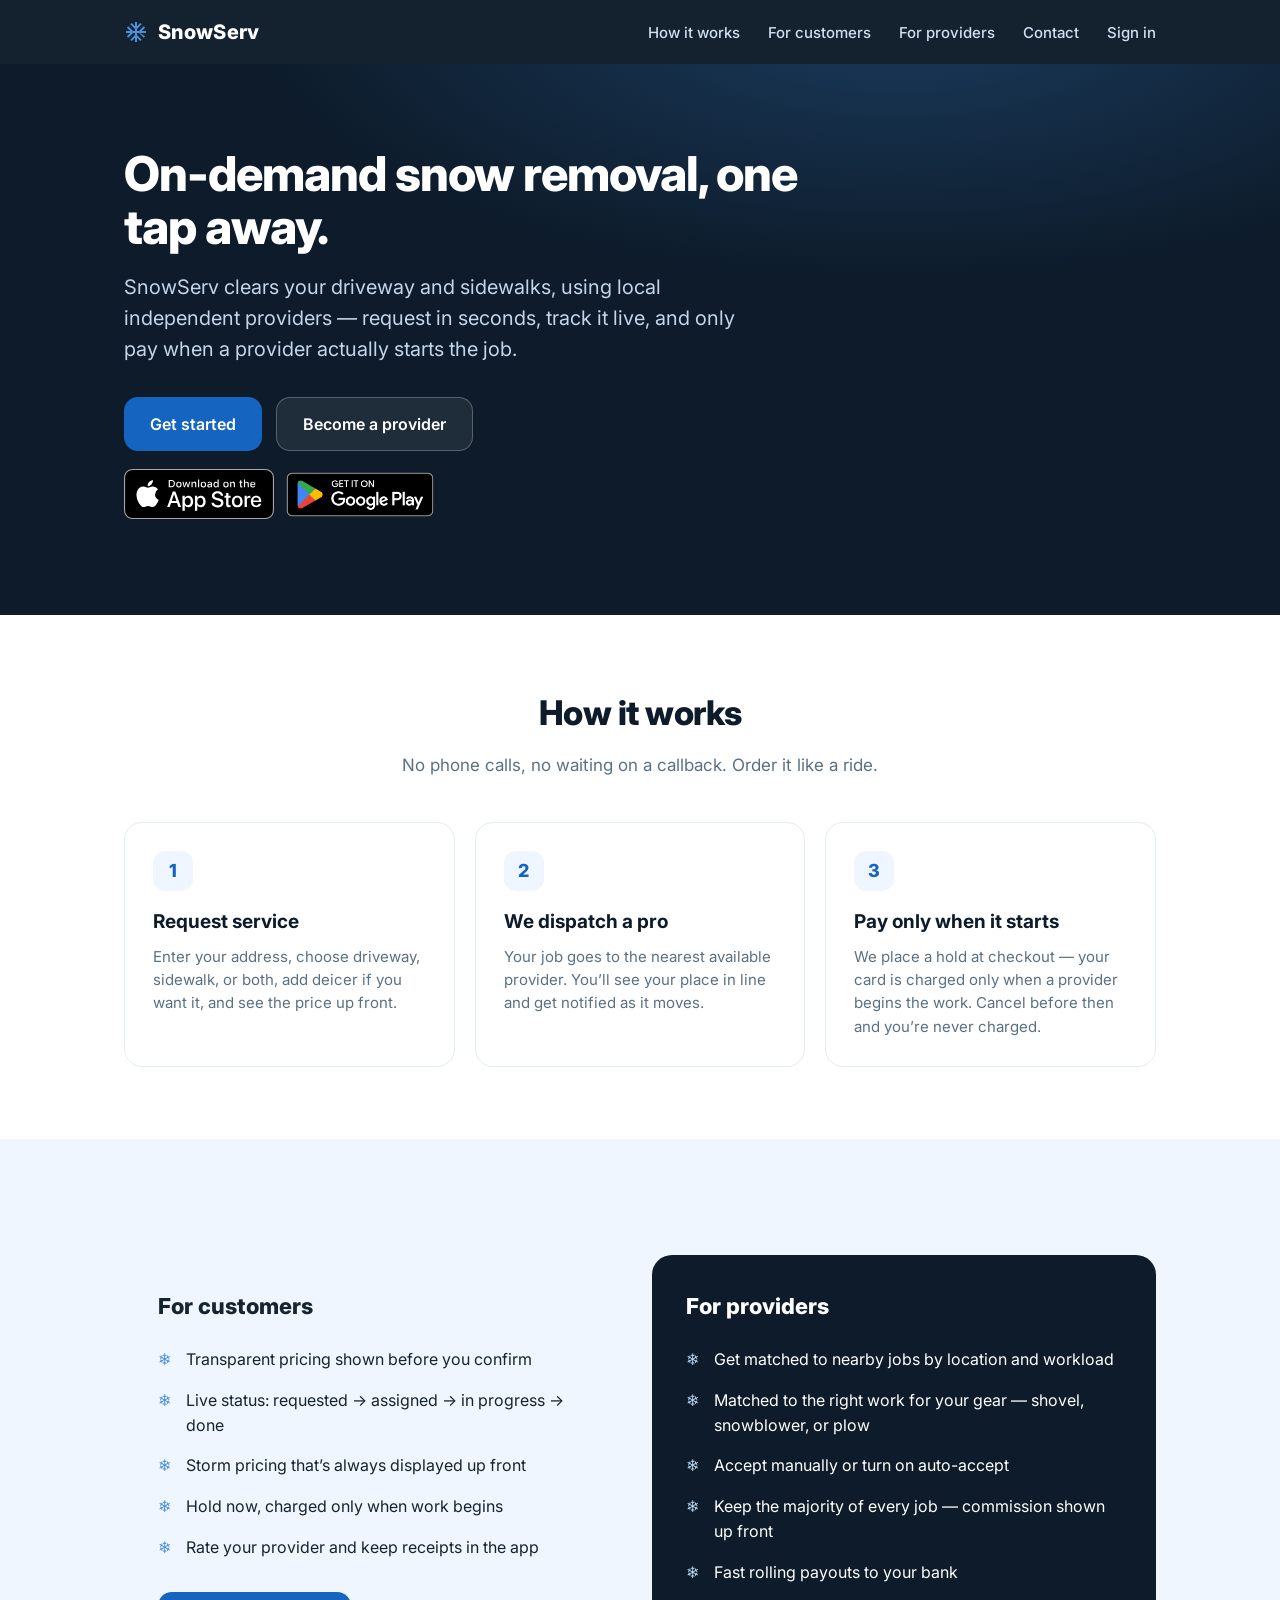
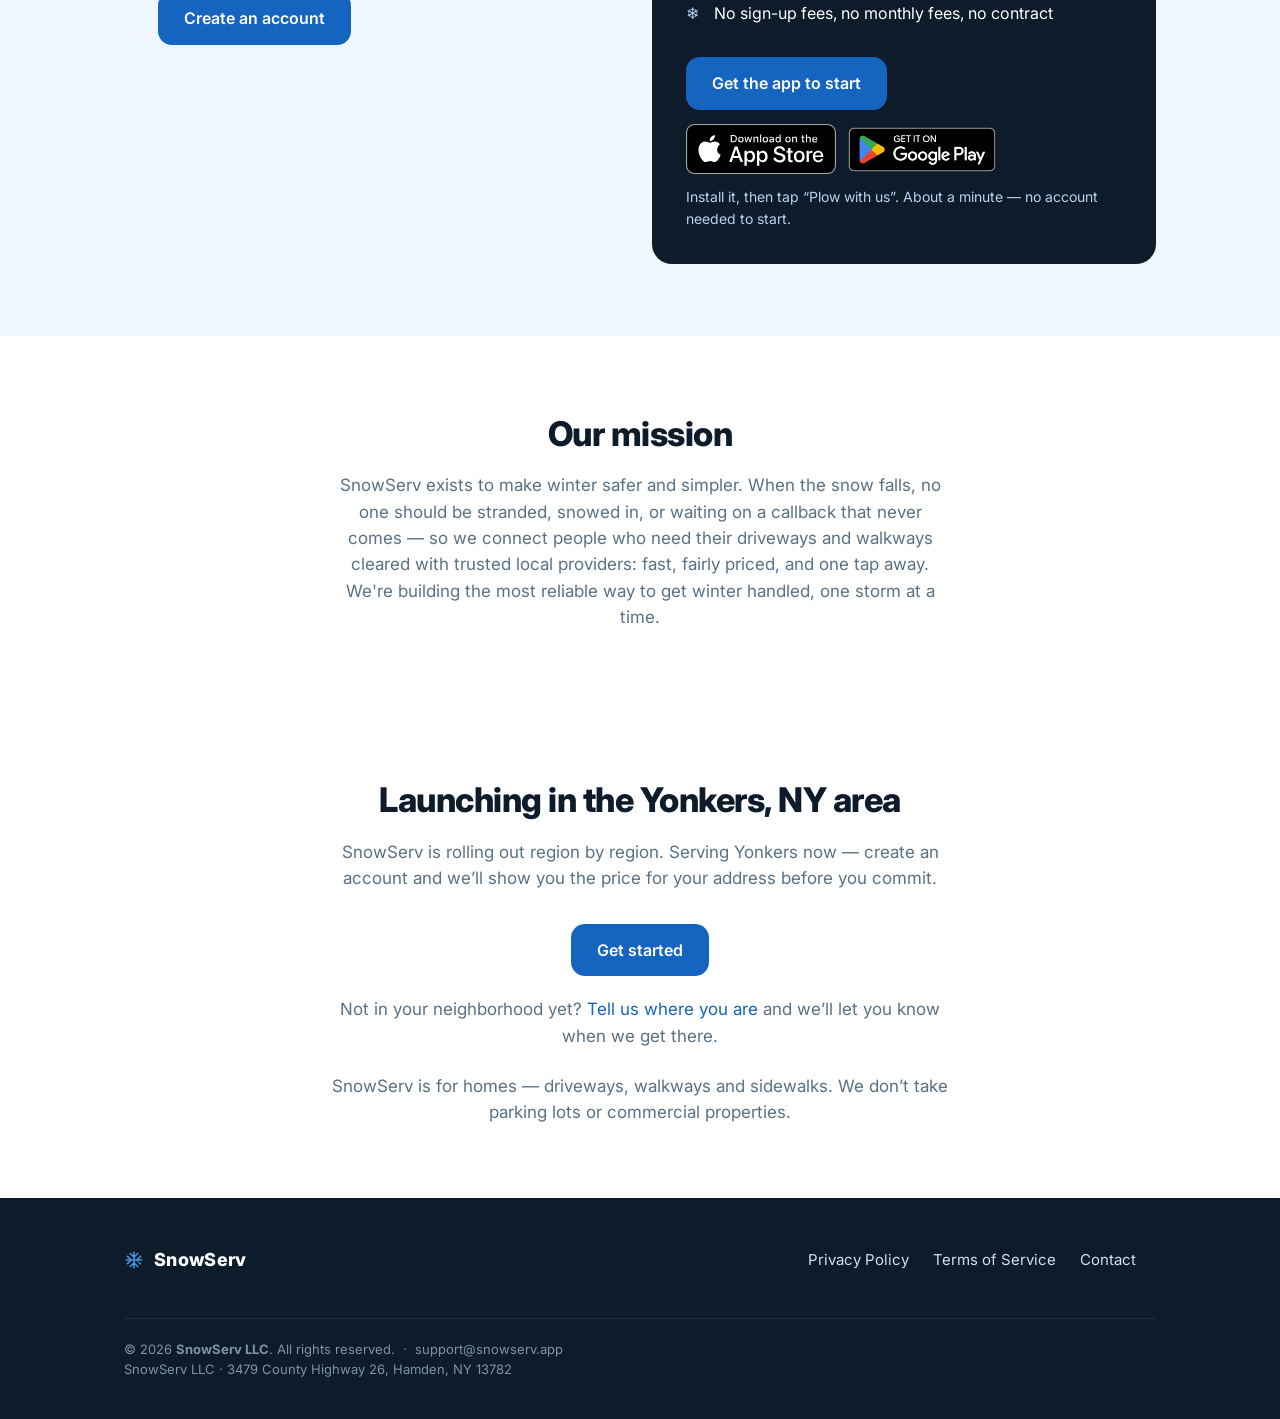
<file: website/index.html>
<!DOCTYPE html>
<html lang="en">
<head>
<meta charset="utf-8">
<meta name="viewport" content="width=device-width, initial-scale=1">
<title>SnowServ — On-demand snow removal in Yonkers, NY</title>
<meta name="description" content="Snow removal in Yonkers, NY. SnowServ clears your driveway and sidewalks on demand — request in a tap, see the price for your address up front, and your card is not charged until a provider starts the job.">
<!-- www.snowserv.app and snowserv.app both serve this page with a 200, so without
     this Google sees two full copies of the site and picks a winner itself. Points
     at the extensionless path Cloudflare Pages actually serves — /index.html and
     /privacy.html 308 to these, so a canonical with .html would name a URL that
     redirects, which is the opposite of the point. -->
<link rel="canonical" href="https://snowserv.app/">
<link rel="preconnect" href="https://fonts.googleapis.com">
<link href="https://fonts.googleapis.com/css2?family=Inter:wght@400;500;600;700;800&display=swap" rel="stylesheet">
<link rel="stylesheet" href="style.css">

<!-- Local-service structured data. Without this Google has no signal that
     SnowServ is a snow-removal service operating in a specific place, so a
     Yonkers resident searching "snow removal near me" during a storm does not
     find us. The <title> and description now name Yonkers for the same reason.

     BUILT TO SCALE, deliberately. Vince's point (2026-10-15): a Google Business
     Profile anchors to one verified address and does not scale to a platform
     expanding city by city. This does — `areaServed` is a LIST. Adding a town
     means adding one entry here, matching the new service_areas zone. There is
     no street address in this markup at all: SnowServ performs no work at its
     registered address, and claiming a storefront it does not have would be
     both wrong and a Google guidelines violation.

     ⚠️ NO PRICES AND NO RATINGS HERE ON PURPOSE. Prices live in the
     service_areas table and are admin-editable, so any figure baked into this
     file goes stale silently — exactly how the recruiting copy once undercut
     every tier by 25%. priceRange is a band, not a number. aggregateRating is
     absent because we have no reviews; inventing one is fraud and a manual
     penalty. Add it only when real ratings exist. -->
<script type="application/ld+json">
{
  "@context": "https://schema.org",
  "@type": "Service",
  "serviceType": "Snow removal",
  "name": "SnowServ",
  "description": "On-demand snow removal for driveways, walkways and sidewalks. Request from your phone and pay only when a provider starts the job.",
  "url": "https://snowserv.app/",
  "provider": {
    "@type": "Organization",
    "name": "SnowServ LLC",
    "url": "https://snowserv.app/",
    "logo": "https://snowserv.app/img/app-store-badge.svg",
    "email": "support@snowserv.app"
  },
  "areaServed": [
    { "@type": "City", "name": "Yonkers", "addressRegion": "NY", "addressCountry": "US" }
  ],
  "audience": { "@type": "Audience", "audienceType": "Homeowners" },
  "offers": {
    "@type": "Offer",
    "priceCurrency": "USD",
    "priceRange": "$$",
    "availability": "https://schema.org/InStock",
    "url": "https://snowserv.app/get"
  },
  "potentialAction": {
    "@type": "OrderAction",
    "target": {
      "@type": "EntryPoint",
      "urlTemplate": "https://snowserv.app/get",
      "actionPlatform": [
        "https://schema.org/DesktopWebPlatform",
        "https://schema.org/IOSPlatform",
        "https://schema.org/AndroidPlatform"
      ]
    }
  }
}
</script>
</head>
<body>

<header>
  <div class="wrap">
    <div class="brand">
      <svg viewBox="0 0 24 24" fill="#4A90D9"><path d="M22,11h-4.17l3.24,-3.24l-1.41,-1.42L15,11h-2V9l4.66,-4.66l-1.42,-1.41L13,6.17V2h-2v4.17L7.76,2.93L6.34,4.34L11,9v2H9L4.34,6.34L2.93,7.76L6.17,11H2v2h4.17l-3.24,3.24l1.41,1.42L9,13h2v2l-4.66,4.66l1.42,1.41L11,17.83V22h2v-4.17l3.24,3.24l1.42,-1.41L13,15v-2h2l4.66,4.66l1.41,-1.42L15.83,13H22z"/></svg>
      SnowServ
    </div>
    <nav>
      <a href="#how">How it works</a>
      <a href="#customers">For customers</a>
      <a href="#providers">For providers</a>
      <a href="mailto:support@snowserv.app">Contact</a>
      <a href="https://app.snowserv.app">Sign in</a>
    </nav>
  </div>
</header>

<section class="hero">
  <div class="wrap">
    <h1>On-demand snow removal, one tap away.</h1>
    <p class="sub">SnowServ clears your driveway and sidewalks, using local independent providers — request in seconds, track it live, and only pay when a provider actually starts the job.</p>
    <div class="cta-row">
      <a class="btn btn-primary" href="https://app.snowserv.app">Get started</a>
      <a class="btn btn-ghost" href="#providers">Become a provider</a>
    </div>
    <!-- Store badges. Both are the platforms' OFFICIAL artwork, SELF-HOSTED in
         website/img/ rather than hotlinked, so the site never breaks because a
         CDN URL moved. Google Play production rollout was approved 2026-09-05,
         which is when this second badge could finally be added — before that a
         Play link 404'd, and a dead download button is worse than no button.
         Google's badge PNG carries its own transparent padding, hence the
         negative margin, or it sits visibly higher than Apple's. -->
    <div class="store-row">
      <a class="store-badge" href="https://apps.apple.com/us/app/snowserv/id6790132972"
         aria-label="Download SnowServ on the App Store">
        <img src="img/app-store-badge.svg" alt="Download on the App Store" width="150" height="50">
      </a>
      <a class="store-badge store-badge--play"
         href="https://play.google.com/store/apps/details?id=com.snowserv.app"
         aria-label="Get SnowServ on Google Play">
        <img src="img/google-play-badge.png" alt="Get it on Google Play" width="168" height="65">
      </a>
    </div>
  </div>
</section>

<section id="how">
  <div class="wrap">
    <h2 class="center">How it works</h2>
    <p class="lead">No phone calls, no waiting on a callback. Order it like a ride.</p>
    <div class="steps">
      <div class="card">
        <div class="num">1</div>
        <h3>Request service</h3>
        <p>Enter your address, choose driveway, sidewalk, or both, add deicer if you want it, and see the price up front.</p>
      </div>
      <div class="card">
        <div class="num">2</div>
        <h3>We dispatch a pro</h3>
        <p>Your job goes to the nearest available provider. You’ll see your place in line and get notified as it moves.</p>
      </div>
      <div class="card">
        <div class="num">3</div>
        <h3>Pay only when it starts</h3>
        <p>We place a hold at checkout — your card is charged only when a provider begins the work. Cancel before then and you’re never charged.</p>
      </div>
    </div>
  </div>
</section>

<section class="section-frost">
  <div class="wrap">
    <div class="two-col">
      <div class="panel frost" id="customers">
        <h3>For customers</h3>
        <ul>
          <li>Transparent pricing shown before you confirm</li>
          <li>Live status: requested → assigned → in progress → done</li>
          <li>Storm pricing that’s always displayed up front</li>
          <li>Hold now, charged only when work begins</li>
          <li>Rate your provider and keep receipts in the app</li>
        </ul>
        <a class="btn btn-primary" href="https://app.snowserv.app">Create an account</a>
      </div>
      <div class="panel navy" id="providers">
        <h3>For providers</h3>
        <ul>
          <li>Get matched to nearby jobs by location and workload</li>
          <li>Matched to the right work for your gear — shovel, snowblower, or plow</li>
          <li>Accept manually or turn on auto-accept</li>
          <li>Keep the majority of every job — commission shown up front</li>
          <li>Fast rolling payouts to your bank</li>
          <li>No sign-up fees, no monthly fees, no contract</li>
        </ul>
        <!-- Providers get the STORE, not the browser build. Raised by Vince
             2026-10-06: "I'm trying to encourage the guys to download the app.
             And you seem to be sending them to the website." This CTA used to
             point at app.snowserv.app, so every recruit from Craigslist, the
             Meta ad or a text landed in a browser — where job offers (push) and
             the required camera-only completion photo do not work. They would
             register successfully and then be unable to take a job.
             Customers keep the web link below; a customer can order fine in a
             browser. Only providers are gated on native. -->
        <a class="btn btn-primary" href="/get">Get the app to start</a>
        <div class="store-row store-row--panel">
          <a class="store-badge" href="https://apps.apple.com/us/app/snowserv/id6790132972"
             aria-label="Download SnowServ on the App Store">
            <img src="img/app-store-badge.svg" alt="Download on the App Store" width="150" height="50">
          </a>
          <a class="store-badge store-badge--play"
             href="https://play.google.com/store/apps/details?id=com.snowserv.app"
             aria-label="Get SnowServ on Google Play">
            <img src="img/google-play-badge.png" alt="Get it on Google Play" width="168" height="65">
          </a>
        </div>
        <p class="panel-note">Install it, then tap “Plow with us”. About a minute — no account needed to start.</p>
      </div>
    </div>
  </div>
</section>

<section>
  <div class="wrap" style="text-align:center;">
    <h2 class="center">Our mission</h2>
    <p class="lead">SnowServ exists to make winter safer and simpler. When the snow falls, no one should be stranded, snowed in, or waiting on a callback that never comes — so we connect people who need their driveways and walkways cleared with trusted local providers: fast, fairly priced, and one tap away. We're building the most reliable way to get winter handled, one storm at a time.</p>
  </div>
</section>

<section>
  <div class="wrap" style="text-align:center;">
    <h2 class="center">Launching in the Yonkers, NY area</h2>
    <p class="lead">SnowServ is rolling out region by region. Serving Yonkers now — create an account and we’ll show you the price for your address before you commit.</p>
    <div class="cta-row" style="justify-content:center;">
      <!-- No btn-ghost here: it's white-on-translucent-white, built for the dark
           hero, and renders invisible on this light section. The two mailto links
           below already carry the contact paths. -->
      <a class="btn btn-primary" href="https://app.snowserv.app">Get started</a>
    </div>
    <p class="lead" style="margin-top:20px;">Not in your neighborhood yet? <a href="mailto:support@snowserv.app?subject=Bring%20SnowServ%20to%20my%20area">Tell us where you are</a> and we’ll let you know when we get there.</p>
    <p class="lead" style="margin-top:24px;">SnowServ is for homes — driveways, walkways and sidewalks. We don’t take parking lots or commercial properties.</p>
  </div>
</section>

<footer>
  <div class="wrap">
    <div class="brand" style="font-size:18px;">
      <svg viewBox="0 0 24 24" fill="#4A90D9" style="width:20px;height:20px;"><path d="M22,11h-4.17l3.24,-3.24l-1.41,-1.42L15,11h-2V9l4.66,-4.66l-1.42,-1.41L13,6.17V2h-2v4.17L7.76,2.93L6.34,4.34L11,9v2H9L4.34,6.34L2.93,7.76L6.17,11H2v2h4.17l-3.24,3.24l1.41,1.42L9,13h2v2l-4.66,4.66l1.42,1.41L11,17.83V22h2v-4.17l3.24,3.24l1.42,-1.41L13,15v-2h2l4.66,4.66l1.41,-1.42L15.83,13H22z"/></svg>
      SnowServ
    </div>
    <div>
      <a href="/privacy">Privacy Policy</a>
      <a href="/terms">Terms of Service</a>
      <a href="mailto:support@snowserv.app">Contact</a>
    </div>
    <div class="fine">© <span id="yr"></span> <strong>SnowServ LLC</strong>. All rights reserved. &nbsp;·&nbsp; support@snowserv.app<br>SnowServ LLC &middot; 3479 County Highway 26, Hamden, NY 13782</div>
  </div>
</footer>
<script>document.getElementById('yr').textContent = new Date().getFullYear();</script>
</body>
</html>
</file>
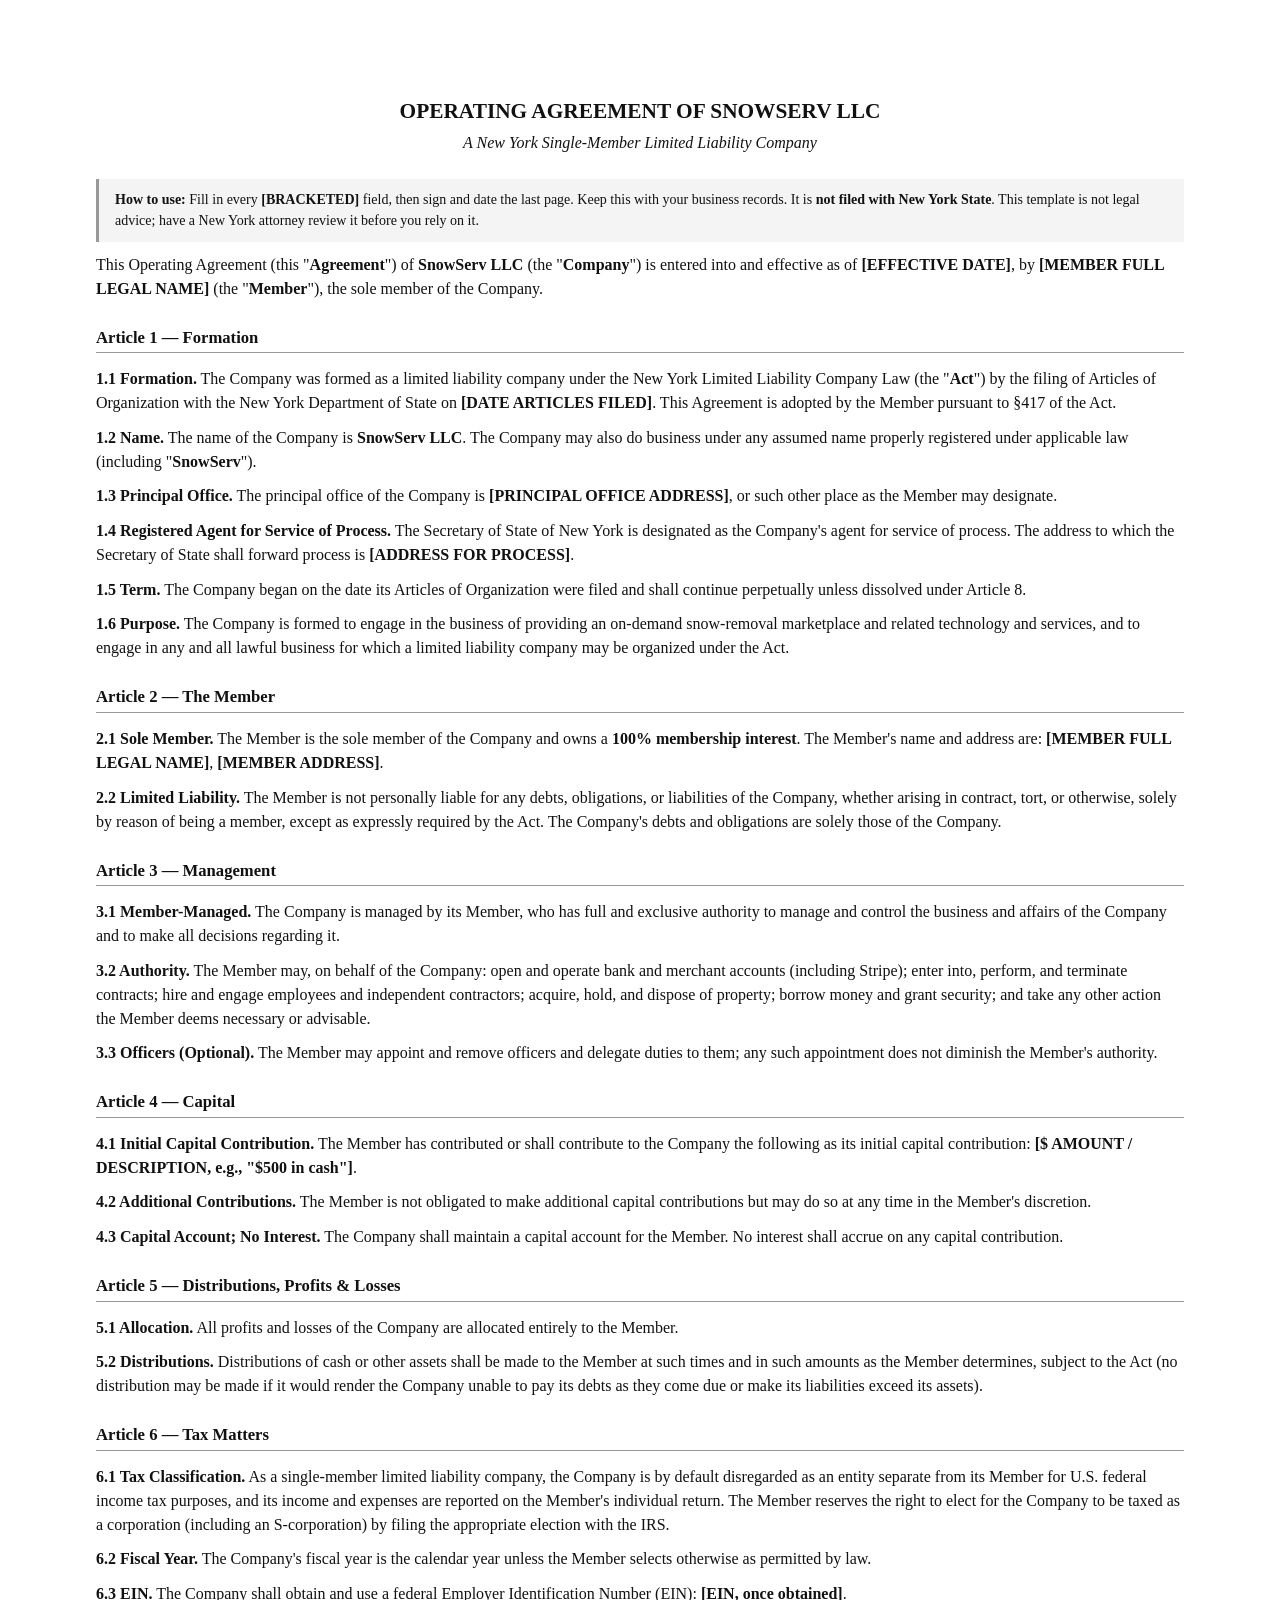
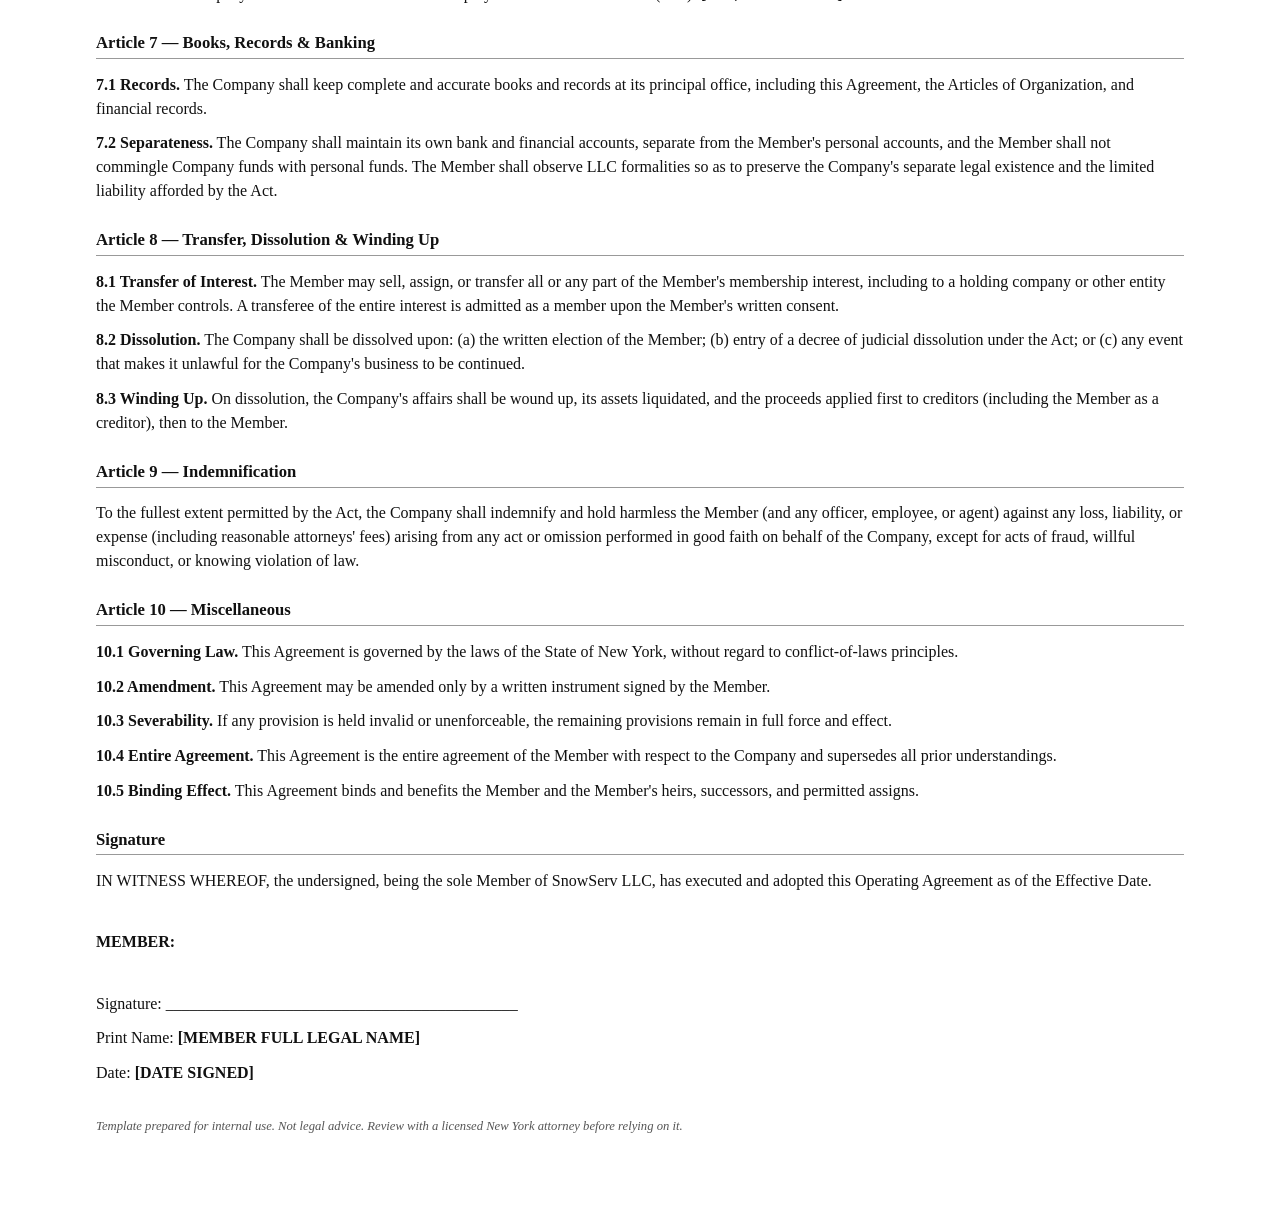
<file: docs/snowserv_llc_operating_agreement.html>
<!DOCTYPE html>
<html>
<head>
<meta charset="utf-8">
<style>
  body { font-family: 'Times New Roman', Georgia, serif; font-size: 12pt; line-height: 1.5; color: #111; margin: 1in; }
  h1 { font-size: 16pt; text-align: center; margin-bottom: 2pt; }
  .sub { text-align: center; font-style: italic; margin-top: 0; margin-bottom: 18pt; }
  h2 { font-size: 12.5pt; border-bottom: 1px solid #999; padding-bottom: 2pt; margin-top: 18pt; }
  p { margin: 8pt 0; }
  .note { background: #f4f4f4; border-left: 3px solid #999; padding: 8pt 12pt; font-size: 10.5pt; }
  .fill { font-weight: bold; }
  .sigline { margin-top: 28pt; }
  .disc { font-size: 9.5pt; color: #555; font-style: italic; margin-top: 24pt; }
</style>
</head>
<body>

<h1>OPERATING AGREEMENT OF SNOWSERV LLC</h1>
<p class="sub">A New York Single-Member Limited Liability Company</p>

<p class="note"><b>How to use:</b> Fill in every <span class="fill">[BRACKETED]</span> field, then sign and date the last page. Keep this with your business records. It is <b>not filed with New York State</b>. This template is not legal advice; have a New York attorney review it before you rely on it.</p>

<p>This Operating Agreement (this "<b>Agreement</b>") of <b>SnowServ LLC</b> (the "<b>Company</b>") is entered into and effective as of <span class="fill">[EFFECTIVE DATE]</span>, by <span class="fill">[MEMBER FULL LEGAL NAME]</span> (the "<b>Member</b>"), the sole member of the Company.</p>

<h2>Article 1 — Formation</h2>
<p><b>1.1 Formation.</b> The Company was formed as a limited liability company under the New York Limited Liability Company Law (the "<b>Act</b>") by the filing of Articles of Organization with the New York Department of State on <span class="fill">[DATE ARTICLES FILED]</span>. This Agreement is adopted by the Member pursuant to §417 of the Act.</p>
<p><b>1.2 Name.</b> The name of the Company is <b>SnowServ LLC</b>. The Company may also do business under any assumed name properly registered under applicable law (including "<b>SnowServ</b>").</p>
<p><b>1.3 Principal Office.</b> The principal office of the Company is <span class="fill">[PRINCIPAL OFFICE ADDRESS]</span>, or such other place as the Member may designate.</p>
<p><b>1.4 Registered Agent for Service of Process.</b> The Secretary of State of New York is designated as the Company's agent for service of process. The address to which the Secretary of State shall forward process is <span class="fill">[ADDRESS FOR PROCESS]</span>.</p>
<p><b>1.5 Term.</b> The Company began on the date its Articles of Organization were filed and shall continue perpetually unless dissolved under Article 8.</p>
<p><b>1.6 Purpose.</b> The Company is formed to engage in the business of providing an on-demand snow-removal marketplace and related technology and services, and to engage in any and all lawful business for which a limited liability company may be organized under the Act.</p>

<h2>Article 2 — The Member</h2>
<p><b>2.1 Sole Member.</b> The Member is the sole member of the Company and owns a <b>100% membership interest</b>. The Member's name and address are: <span class="fill">[MEMBER FULL LEGAL NAME]</span>, <span class="fill">[MEMBER ADDRESS]</span>.</p>
<p><b>2.2 Limited Liability.</b> The Member is not personally liable for any debts, obligations, or liabilities of the Company, whether arising in contract, tort, or otherwise, solely by reason of being a member, except as expressly required by the Act. The Company's debts and obligations are solely those of the Company.</p>

<h2>Article 3 — Management</h2>
<p><b>3.1 Member-Managed.</b> The Company is managed by its Member, who has full and exclusive authority to manage and control the business and affairs of the Company and to make all decisions regarding it.</p>
<p><b>3.2 Authority.</b> The Member may, on behalf of the Company: open and operate bank and merchant accounts (including Stripe); enter into, perform, and terminate contracts; hire and engage employees and independent contractors; acquire, hold, and dispose of property; borrow money and grant security; and take any other action the Member deems necessary or advisable.</p>
<p><b>3.3 Officers (Optional).</b> The Member may appoint and remove officers and delegate duties to them; any such appointment does not diminish the Member's authority.</p>

<h2>Article 4 — Capital</h2>
<p><b>4.1 Initial Capital Contribution.</b> The Member has contributed or shall contribute to the Company the following as its initial capital contribution: <span class="fill">[$ AMOUNT / DESCRIPTION, e.g., "$500 in cash"]</span>.</p>
<p><b>4.2 Additional Contributions.</b> The Member is not obligated to make additional capital contributions but may do so at any time in the Member's discretion.</p>
<p><b>4.3 Capital Account; No Interest.</b> The Company shall maintain a capital account for the Member. No interest shall accrue on any capital contribution.</p>

<h2>Article 5 — Distributions, Profits &amp; Losses</h2>
<p><b>5.1 Allocation.</b> All profits and losses of the Company are allocated entirely to the Member.</p>
<p><b>5.2 Distributions.</b> Distributions of cash or other assets shall be made to the Member at such times and in such amounts as the Member determines, subject to the Act (no distribution may be made if it would render the Company unable to pay its debts as they come due or make its liabilities exceed its assets).</p>

<h2>Article 6 — Tax Matters</h2>
<p><b>6.1 Tax Classification.</b> As a single-member limited liability company, the Company is by default disregarded as an entity separate from its Member for U.S. federal income tax purposes, and its income and expenses are reported on the Member's individual return. The Member reserves the right to elect for the Company to be taxed as a corporation (including an S-corporation) by filing the appropriate election with the IRS.</p>
<p><b>6.2 Fiscal Year.</b> The Company's fiscal year is the calendar year unless the Member selects otherwise as permitted by law.</p>
<p><b>6.3 EIN.</b> The Company shall obtain and use a federal Employer Identification Number (EIN): <span class="fill">[EIN, once obtained]</span>.</p>

<h2>Article 7 — Books, Records &amp; Banking</h2>
<p><b>7.1 Records.</b> The Company shall keep complete and accurate books and records at its principal office, including this Agreement, the Articles of Organization, and financial records.</p>
<p><b>7.2 Separateness.</b> The Company shall maintain its own bank and financial accounts, separate from the Member's personal accounts, and the Member shall not commingle Company funds with personal funds. The Member shall observe LLC formalities so as to preserve the Company's separate legal existence and the limited liability afforded by the Act.</p>

<h2>Article 8 — Transfer, Dissolution &amp; Winding Up</h2>
<p><b>8.1 Transfer of Interest.</b> The Member may sell, assign, or transfer all or any part of the Member's membership interest, including to a holding company or other entity the Member controls. A transferee of the entire interest is admitted as a member upon the Member's written consent.</p>
<p><b>8.2 Dissolution.</b> The Company shall be dissolved upon: (a) the written election of the Member; (b) entry of a decree of judicial dissolution under the Act; or (c) any event that makes it unlawful for the Company's business to be continued.</p>
<p><b>8.3 Winding Up.</b> On dissolution, the Company's affairs shall be wound up, its assets liquidated, and the proceeds applied first to creditors (including the Member as a creditor), then to the Member.</p>

<h2>Article 9 — Indemnification</h2>
<p>To the fullest extent permitted by the Act, the Company shall indemnify and hold harmless the Member (and any officer, employee, or agent) against any loss, liability, or expense (including reasonable attorneys' fees) arising from any act or omission performed in good faith on behalf of the Company, except for acts of fraud, willful misconduct, or knowing violation of law.</p>

<h2>Article 10 — Miscellaneous</h2>
<p><b>10.1 Governing Law.</b> This Agreement is governed by the laws of the State of New York, without regard to conflict-of-laws principles.</p>
<p><b>10.2 Amendment.</b> This Agreement may be amended only by a written instrument signed by the Member.</p>
<p><b>10.3 Severability.</b> If any provision is held invalid or unenforceable, the remaining provisions remain in full force and effect.</p>
<p><b>10.4 Entire Agreement.</b> This Agreement is the entire agreement of the Member with respect to the Company and supersedes all prior understandings.</p>
<p><b>10.5 Binding Effect.</b> This Agreement binds and benefits the Member and the Member's heirs, successors, and permitted assigns.</p>

<h2>Signature</h2>
<p>IN WITNESS WHEREOF, the undersigned, being the sole Member of SnowServ LLC, has executed and adopted this Operating Agreement as of the Effective Date.</p>
<p class="sigline"><b>MEMBER:</b></p>
<p class="sigline">Signature: ____________________________________________</p>
<p>Print Name: <span class="fill">[MEMBER FULL LEGAL NAME]</span></p>
<p>Date: <span class="fill">[DATE SIGNED]</span></p>

<p class="disc">Template prepared for internal use. Not legal advice. Review with a licensed New York attorney before relying on it.</p>

</body>
</html>
</file>
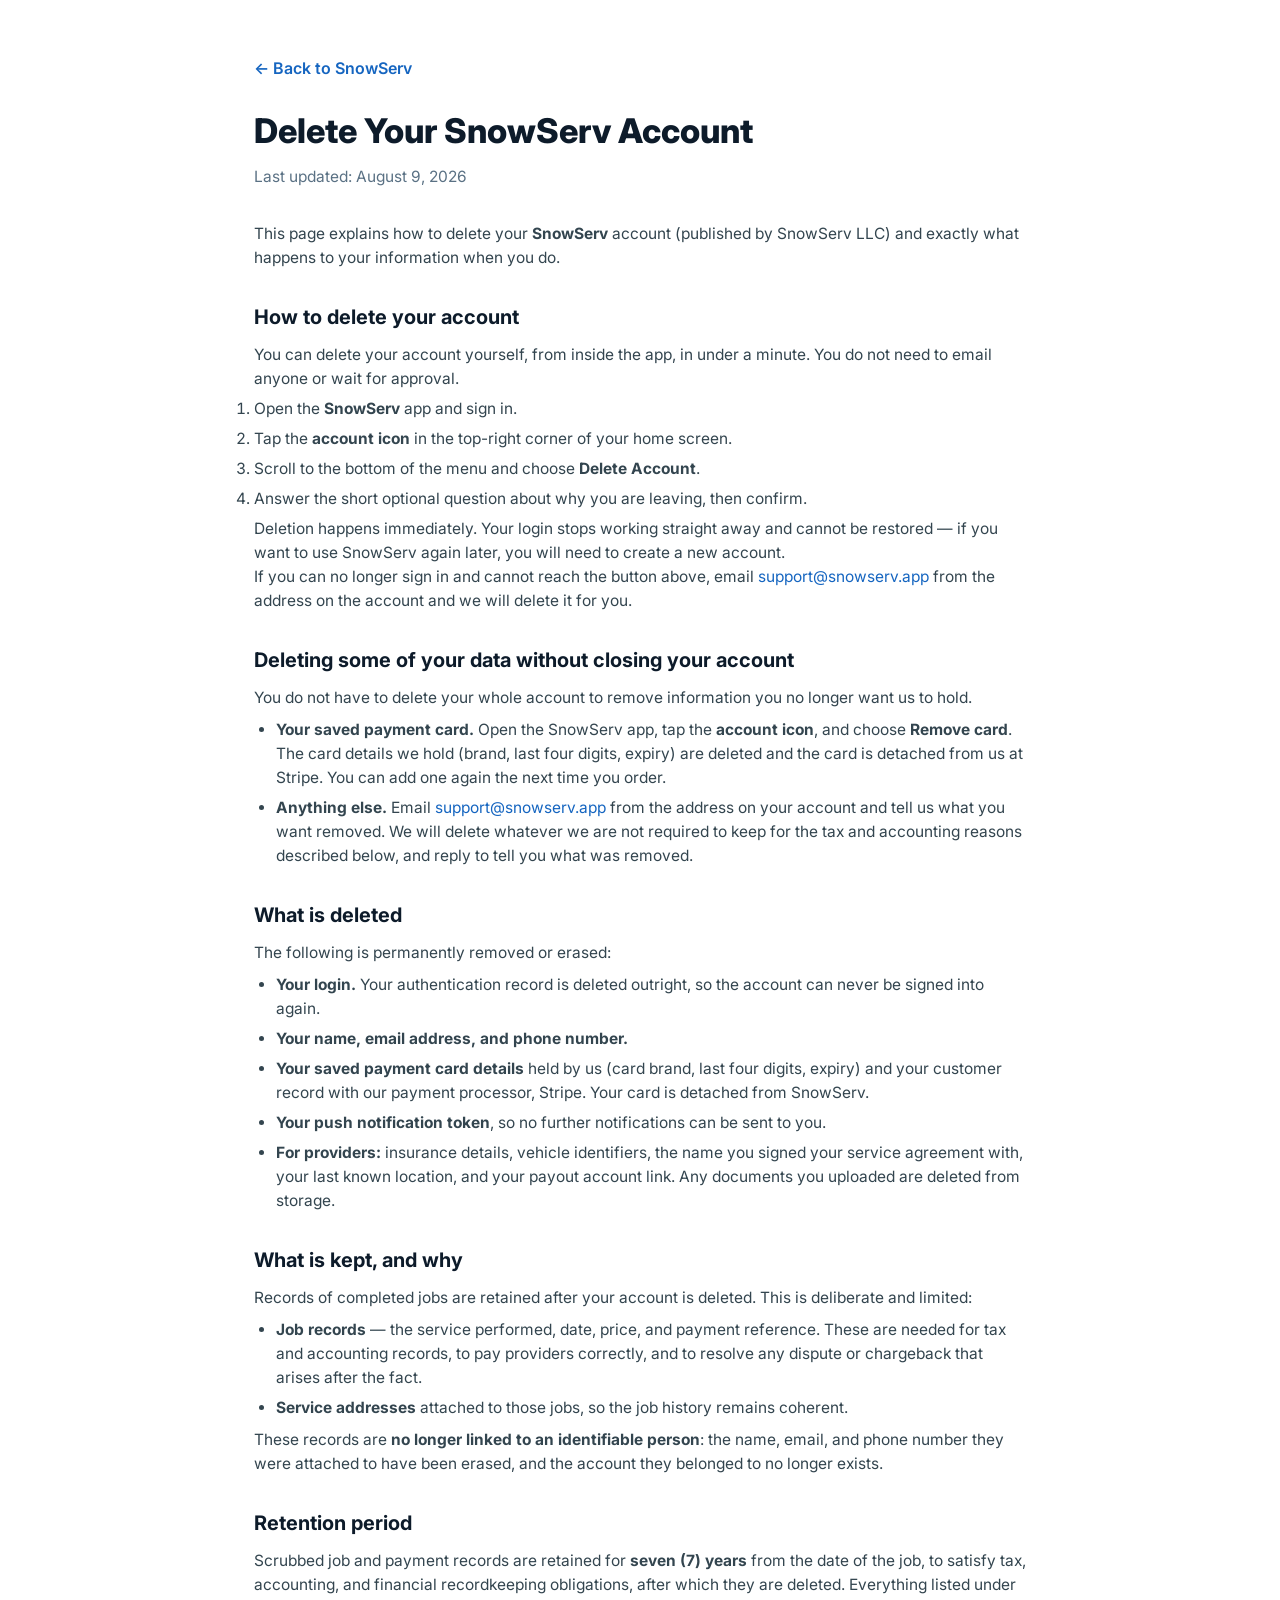
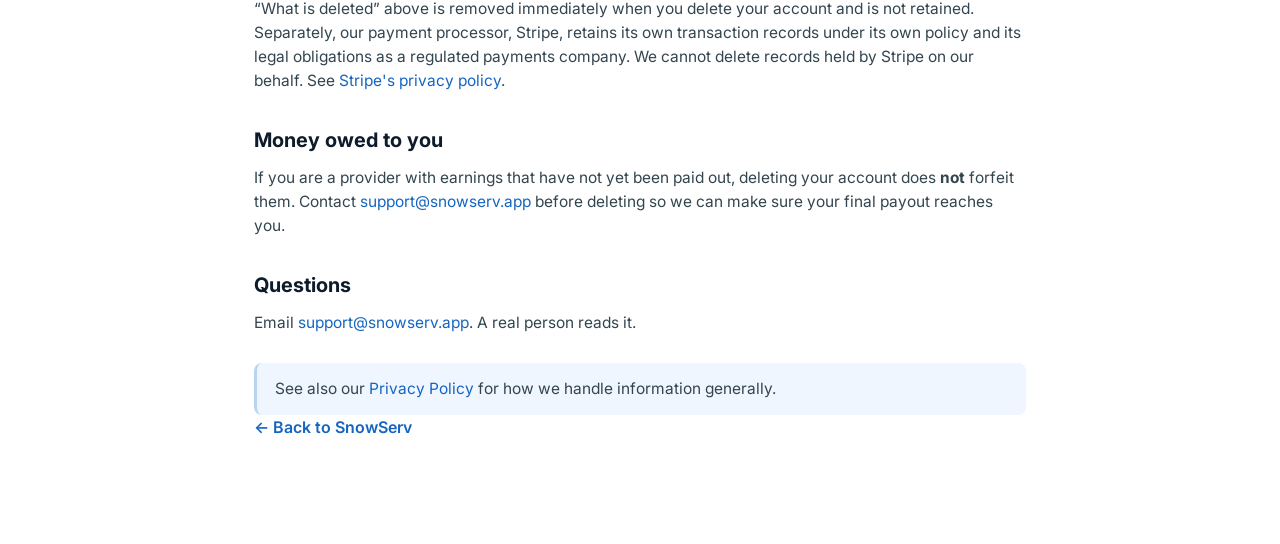
<file: website/delete-account.html>
<!DOCTYPE html>
<html lang="en">
<head>
<meta charset="utf-8">
<meta name="viewport" content="width=device-width, initial-scale=1">
<title>Delete Your Account — SnowServ</title>
<link rel="canonical" href="https://snowserv.app/delete-account">
<link rel="preconnect" href="https://fonts.googleapis.com">
<link href="https://fonts.googleapis.com/css2?family=Inter:wght@400;500;600;700;800&display=swap" rel="stylesheet">
<link rel="stylesheet" href="style.css">
</head>
<body>
<div class="legal">
  <a class="back" href="/">← Back to SnowServ</a>
  <h1>Delete Your SnowServ Account</h1>
  <p class="updated">Last updated: August 9, 2026</p>

  <p>This page explains how to delete your <strong>SnowServ</strong> account (published by SnowServ LLC) and exactly what happens to your information when you do.</p>

  <h2>How to delete your account</h2>
  <p>You can delete your account yourself, from inside the app, in under a minute. You do not need to email anyone or wait for approval.</p>
  <ol>
    <li>Open the <strong>SnowServ</strong> app and sign in.</li>
    <li>Tap the <strong>account icon</strong> in the top-right corner of your home screen.</li>
    <li>Scroll to the bottom of the menu and choose <strong>Delete Account</strong>.</li>
    <li>Answer the short optional question about why you are leaving, then confirm.</li>
  </ol>
  <p>Deletion happens immediately. Your login stops working straight away and cannot be restored — if you want to use SnowServ again later, you will need to create a new account.</p>

  <p>If you can no longer sign in and cannot reach the button above, email <a href="mailto:support@snowserv.app">support@snowserv.app</a> from the address on the account and we will delete it for you.</p>

  <h2>Deleting some of your data without closing your account</h2>
  <p>You do not have to delete your whole account to remove information you no longer want us to hold.</p>
  <ul>
    <li><strong>Your saved payment card.</strong> Open the SnowServ app, tap the <strong>account icon</strong>, and choose <strong>Remove card</strong>. The card details we hold (brand, last four digits, expiry) are deleted and the card is detached from us at Stripe. You can add one again the next time you order.</li>
    <li><strong>Anything else.</strong> Email <a href="mailto:support@snowserv.app">support@snowserv.app</a> from the address on your account and tell us what you want removed. We will delete whatever we are not required to keep for the tax and accounting reasons described below, and reply to tell you what was removed.</li>
  </ul>

  <h2>What is deleted</h2>
  <p>The following is permanently removed or erased:</p>
  <ul>
    <li><strong>Your login.</strong> Your authentication record is deleted outright, so the account can never be signed into again.</li>
    <li><strong>Your name, email address, and phone number.</strong></li>
    <li><strong>Your saved payment card details</strong> held by us (card brand, last four digits, expiry) and your customer record with our payment processor, Stripe. Your card is detached from SnowServ.</li>
    <li><strong>Your push notification token</strong>, so no further notifications can be sent to you.</li>
    <li><strong>For providers:</strong> insurance details, vehicle identifiers, the name you signed your service agreement with, your last known location, and your payout account link. Any documents you uploaded are deleted from storage.</li>
  </ul>

  <h2>What is kept, and why</h2>
  <p>Records of completed jobs are retained after your account is deleted. This is deliberate and limited:</p>
  <ul>
    <li><strong>Job records</strong> — the service performed, date, price, and payment reference. These are needed for tax and accounting records, to pay providers correctly, and to resolve any dispute or chargeback that arises after the fact.</li>
    <li><strong>Service addresses</strong> attached to those jobs, so the job history remains coherent.</li>
  </ul>
  <p>These records are <strong>no longer linked to an identifiable person</strong>: the name, email, and phone number they were attached to have been erased, and the account they belonged to no longer exists.</p>

  <h2>Retention period</h2>
  <p>Scrubbed job and payment records are retained for <strong>seven (7) years</strong> from the date of the job, to satisfy tax, accounting, and financial recordkeeping obligations, after which they are deleted. Everything listed under “What is deleted” above is removed immediately when you delete your account and is not retained.</p>
  <p>Separately, our payment processor, Stripe, retains its own transaction records under its own policy and its legal obligations as a regulated payments company. We cannot delete records held by Stripe on our behalf. See <a href="https://stripe.com/privacy">Stripe's privacy policy</a>.</p>

  <h2>Money owed to you</h2>
  <p>If you are a provider with earnings that have not yet been paid out, deleting your account does <strong>not</strong> forfeit them. Contact <a href="mailto:support@snowserv.app">support@snowserv.app</a> before deleting so we can make sure your final payout reaches you.</p>

  <h2>Questions</h2>
  <p>Email <a href="mailto:support@snowserv.app">support@snowserv.app</a>. A real person reads it.</p>

  <p class="disc">See also our <a href="/privacy">Privacy Policy</a> for how we handle information generally.</p>

  <a class="back" href="/">← Back to SnowServ</a>
</div>
</body>
</html>
</file>
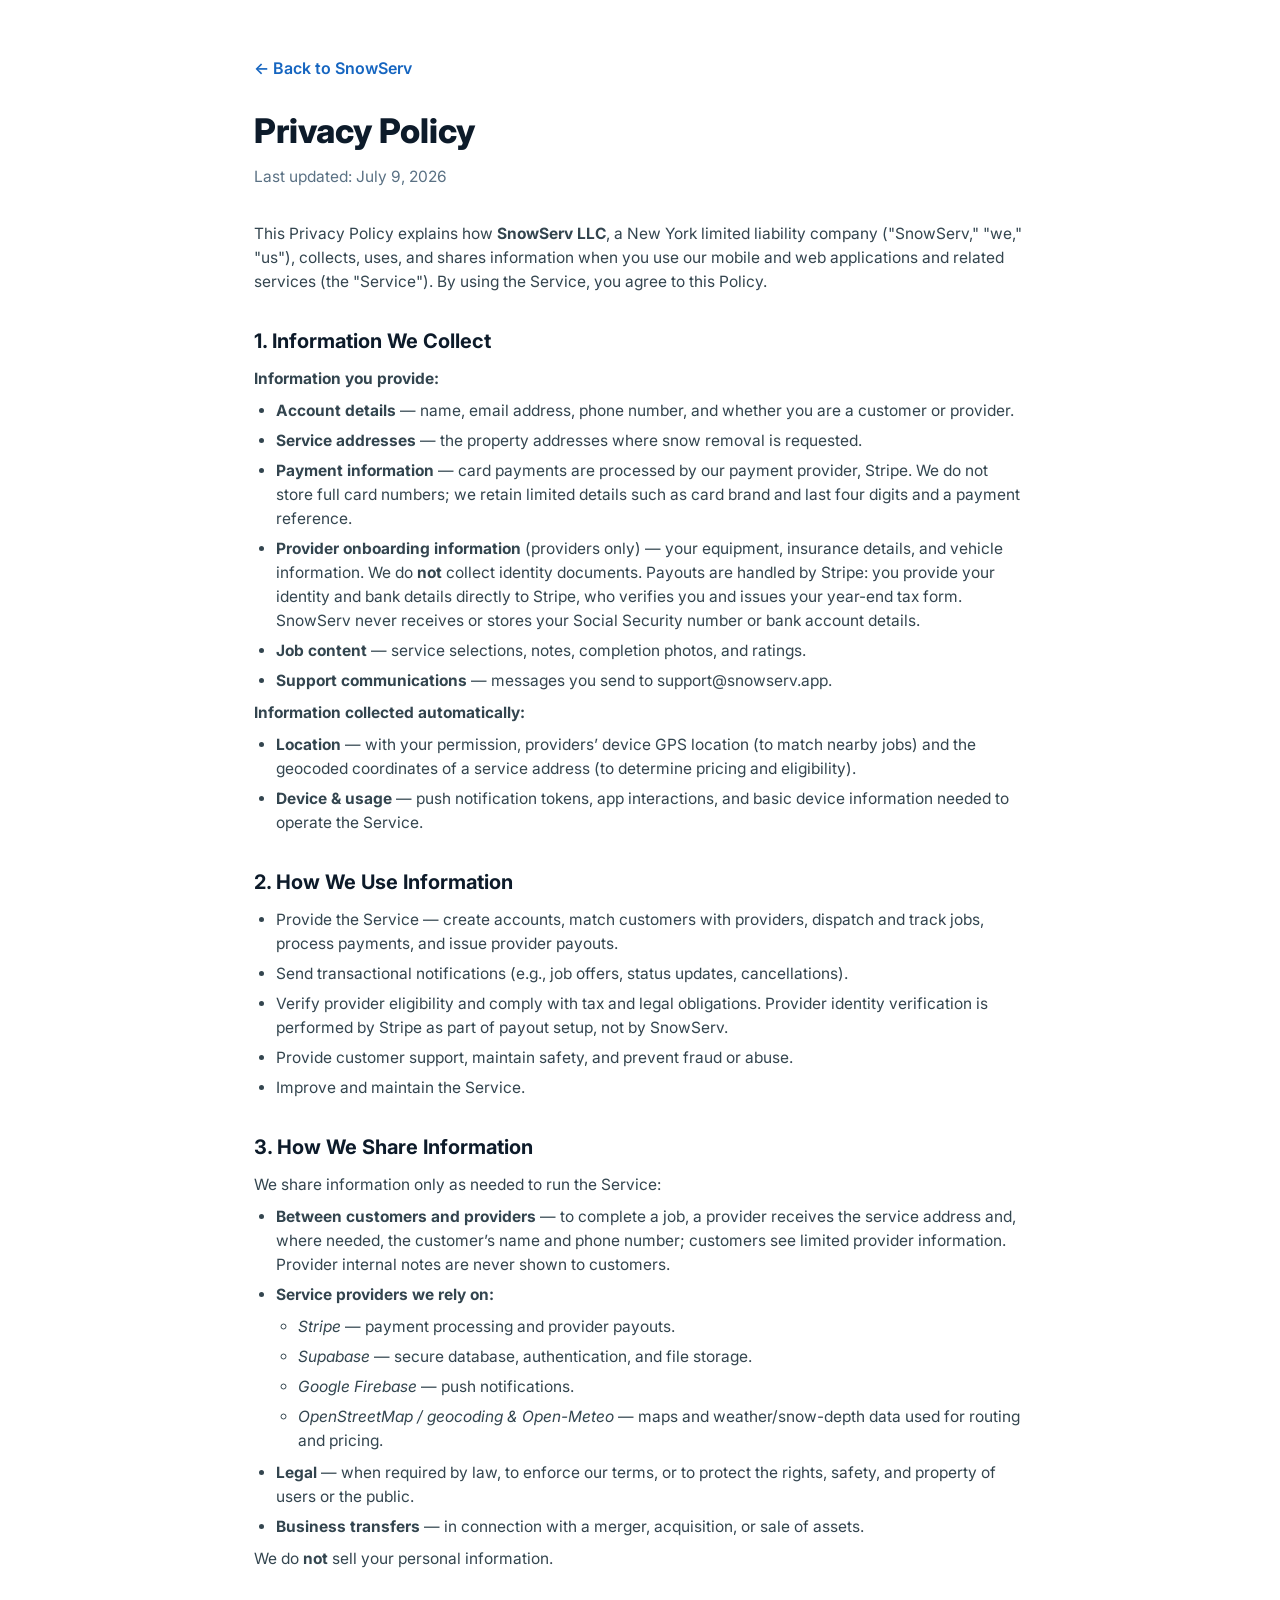
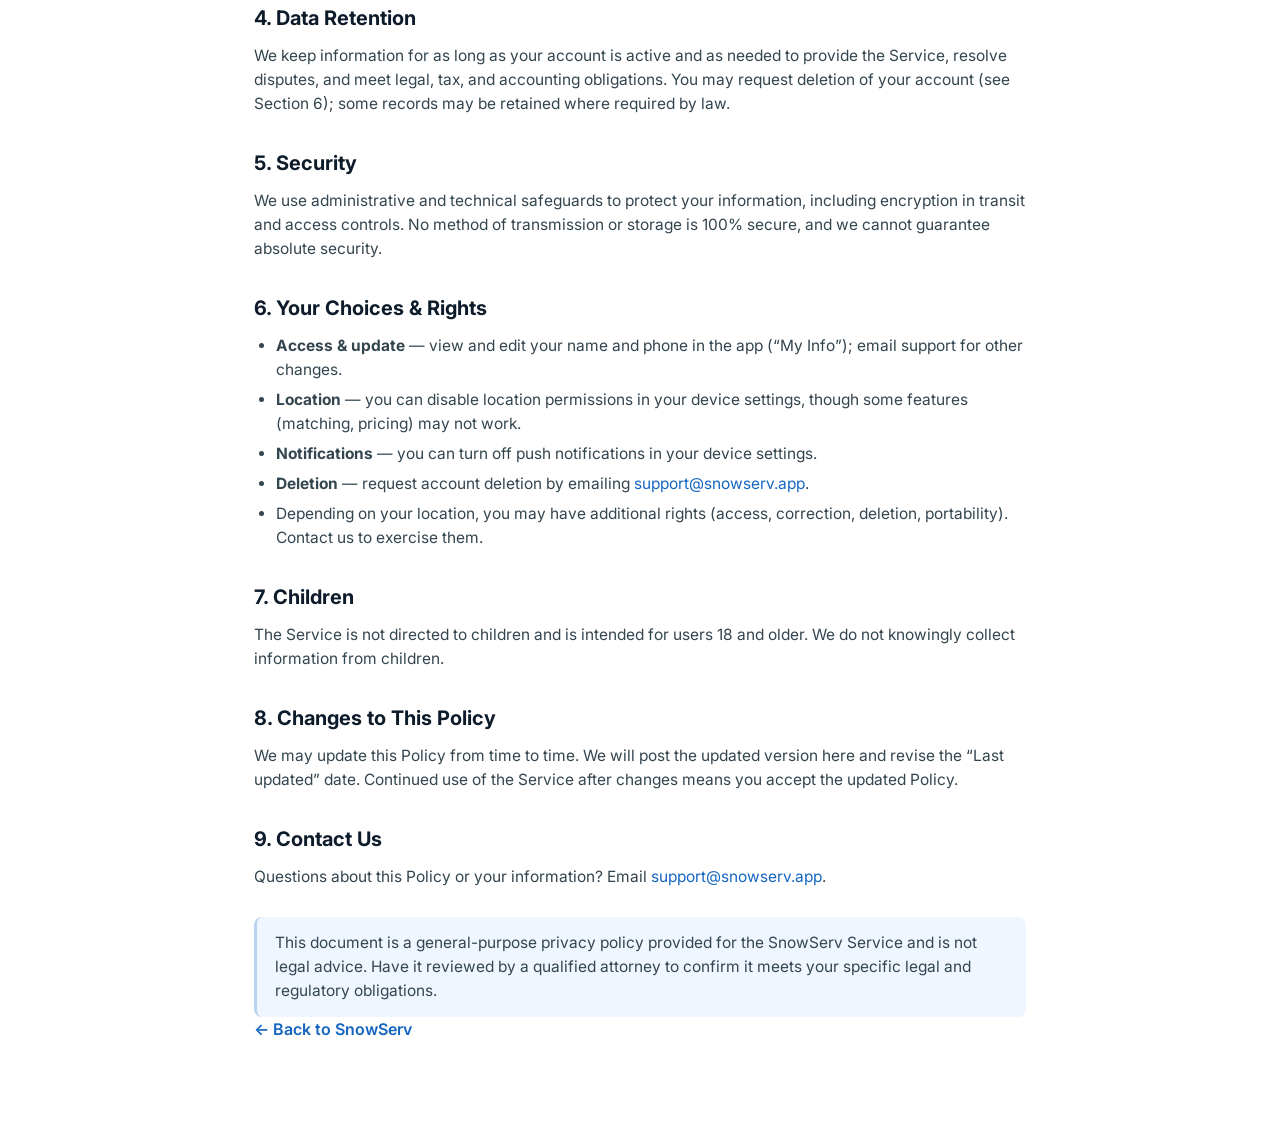
<file: website/privacy.html>
<!DOCTYPE html>
<html lang="en">
<head>
<meta charset="utf-8">
<meta name="viewport" content="width=device-width, initial-scale=1">
<title>Privacy Policy — SnowServ</title>
<link rel="canonical" href="https://snowserv.app/privacy">
<link rel="preconnect" href="https://fonts.googleapis.com">
<link href="https://fonts.googleapis.com/css2?family=Inter:wght@400;500;600;700;800&display=swap" rel="stylesheet">
<link rel="stylesheet" href="style.css">
</head>
<body>
<div class="legal">
  <a class="back" href="/">← Back to SnowServ</a>
  <h1>Privacy Policy</h1>
  <p class="updated">Last updated: July 9, 2026</p>

  <p>This Privacy Policy explains how <strong>SnowServ LLC</strong>, a New York limited liability company ("SnowServ," "we," "us"), collects, uses, and shares information when you use our mobile and web applications and related services (the "Service"). By using the Service, you agree to this Policy.</p>

  <h2>1. Information We Collect</h2>
  <p><strong>Information you provide:</strong></p>
  <ul>
    <li><strong>Account details</strong> — name, email address, phone number, and whether you are a customer or provider.</li>
    <li><strong>Service addresses</strong> — the property addresses where snow removal is requested.</li>
    <li><strong>Payment information</strong> — card payments are processed by our payment provider, Stripe. We do not store full card numbers; we retain limited details such as card brand and last four digits and a payment reference.</li>
    <li><strong>Provider onboarding information</strong> (providers only) — your equipment, insurance details, and vehicle information. We do <strong>not</strong> collect identity documents. Payouts are handled by Stripe: you provide your identity and bank details directly to Stripe, who verifies you and issues your year-end tax form. SnowServ never receives or stores your Social Security number or bank account details.</li>
    <li><strong>Job content</strong> — service selections, notes, completion photos, and ratings.</li>
    <li><strong>Support communications</strong> — messages you send to support@snowserv.app.</li>
  </ul>
  <p><strong>Information collected automatically:</strong></p>
  <ul>
    <li><strong>Location</strong> — with your permission, providers’ device GPS location (to match nearby jobs) and the geocoded coordinates of a service address (to determine pricing and eligibility).</li>
    <li><strong>Device &amp; usage</strong> — push notification tokens, app interactions, and basic device information needed to operate the Service.</li>
  </ul>

  <h2>2. How We Use Information</h2>
  <ul>
    <li>Provide the Service — create accounts, match customers with providers, dispatch and track jobs, process payments, and issue provider payouts.</li>
    <li>Send transactional notifications (e.g., job offers, status updates, cancellations).</li>
    <li>Verify provider eligibility and comply with tax and legal obligations. Provider identity verification is performed by Stripe as part of payout setup, not by SnowServ.</li>
    <li>Provide customer support, maintain safety, and prevent fraud or abuse.</li>
    <li>Improve and maintain the Service.</li>
  </ul>

  <h2>3. How We Share Information</h2>
  <p>We share information only as needed to run the Service:</p>
  <ul>
    <li><strong>Between customers and providers</strong> — to complete a job, a provider receives the service address and, where needed, the customer’s name and phone number; customers see limited provider information. Provider internal notes are never shown to customers.</li>
    <li><strong>Service providers we rely on:</strong>
      <ul>
        <li><em>Stripe</em> — payment processing and provider payouts.</li>
        <li><em>Supabase</em> — secure database, authentication, and file storage.</li>
        <li><em>Google Firebase</em> — push notifications.</li>
        <li><em>OpenStreetMap / geocoding &amp; Open-Meteo</em> — maps and weather/snow-depth data used for routing and pricing.</li>
      </ul>
    </li>
    <li><strong>Legal</strong> — when required by law, to enforce our terms, or to protect the rights, safety, and property of users or the public.</li>
    <li><strong>Business transfers</strong> — in connection with a merger, acquisition, or sale of assets.</li>
  </ul>
  <p>We do <strong>not</strong> sell your personal information.</p>

  <h2>4. Data Retention</h2>
  <p>We keep information for as long as your account is active and as needed to provide the Service, resolve disputes, and meet legal, tax, and accounting obligations. You may request deletion of your account (see Section 6); some records may be retained where required by law.</p>

  <h2>5. Security</h2>
  <p>We use administrative and technical safeguards to protect your information, including encryption in transit and access controls. No method of transmission or storage is 100% secure, and we cannot guarantee absolute security.</p>

  <h2>6. Your Choices &amp; Rights</h2>
  <ul>
    <li><strong>Access &amp; update</strong> — view and edit your name and phone in the app (“My Info”); email support for other changes.</li>
    <li><strong>Location</strong> — you can disable location permissions in your device settings, though some features (matching, pricing) may not work.</li>
    <li><strong>Notifications</strong> — you can turn off push notifications in your device settings.</li>
    <li><strong>Deletion</strong> — request account deletion by emailing <a href="mailto:support@snowserv.app">support@snowserv.app</a>.</li>
    <li>Depending on your location, you may have additional rights (access, correction, deletion, portability). Contact us to exercise them.</li>
  </ul>

  <h2>7. Children</h2>
  <p>The Service is not directed to children and is intended for users 18 and older. We do not knowingly collect information from children.</p>

  <h2>8. Changes to This Policy</h2>
  <p>We may update this Policy from time to time. We will post the updated version here and revise the “Last updated” date. Continued use of the Service after changes means you accept the updated Policy.</p>

  <h2>9. Contact Us</h2>
  <p>Questions about this Policy or your information? Email <a href="mailto:support@snowserv.app">support@snowserv.app</a>.</p>

  <p class="disc">This document is a general-purpose privacy policy provided for the SnowServ Service and is not legal advice. Have it reviewed by a qualified attorney to confirm it meets your specific legal and regulatory obligations.</p>

  <a class="back" href="/">← Back to SnowServ</a>
</div>
</body>
</html>
</file>
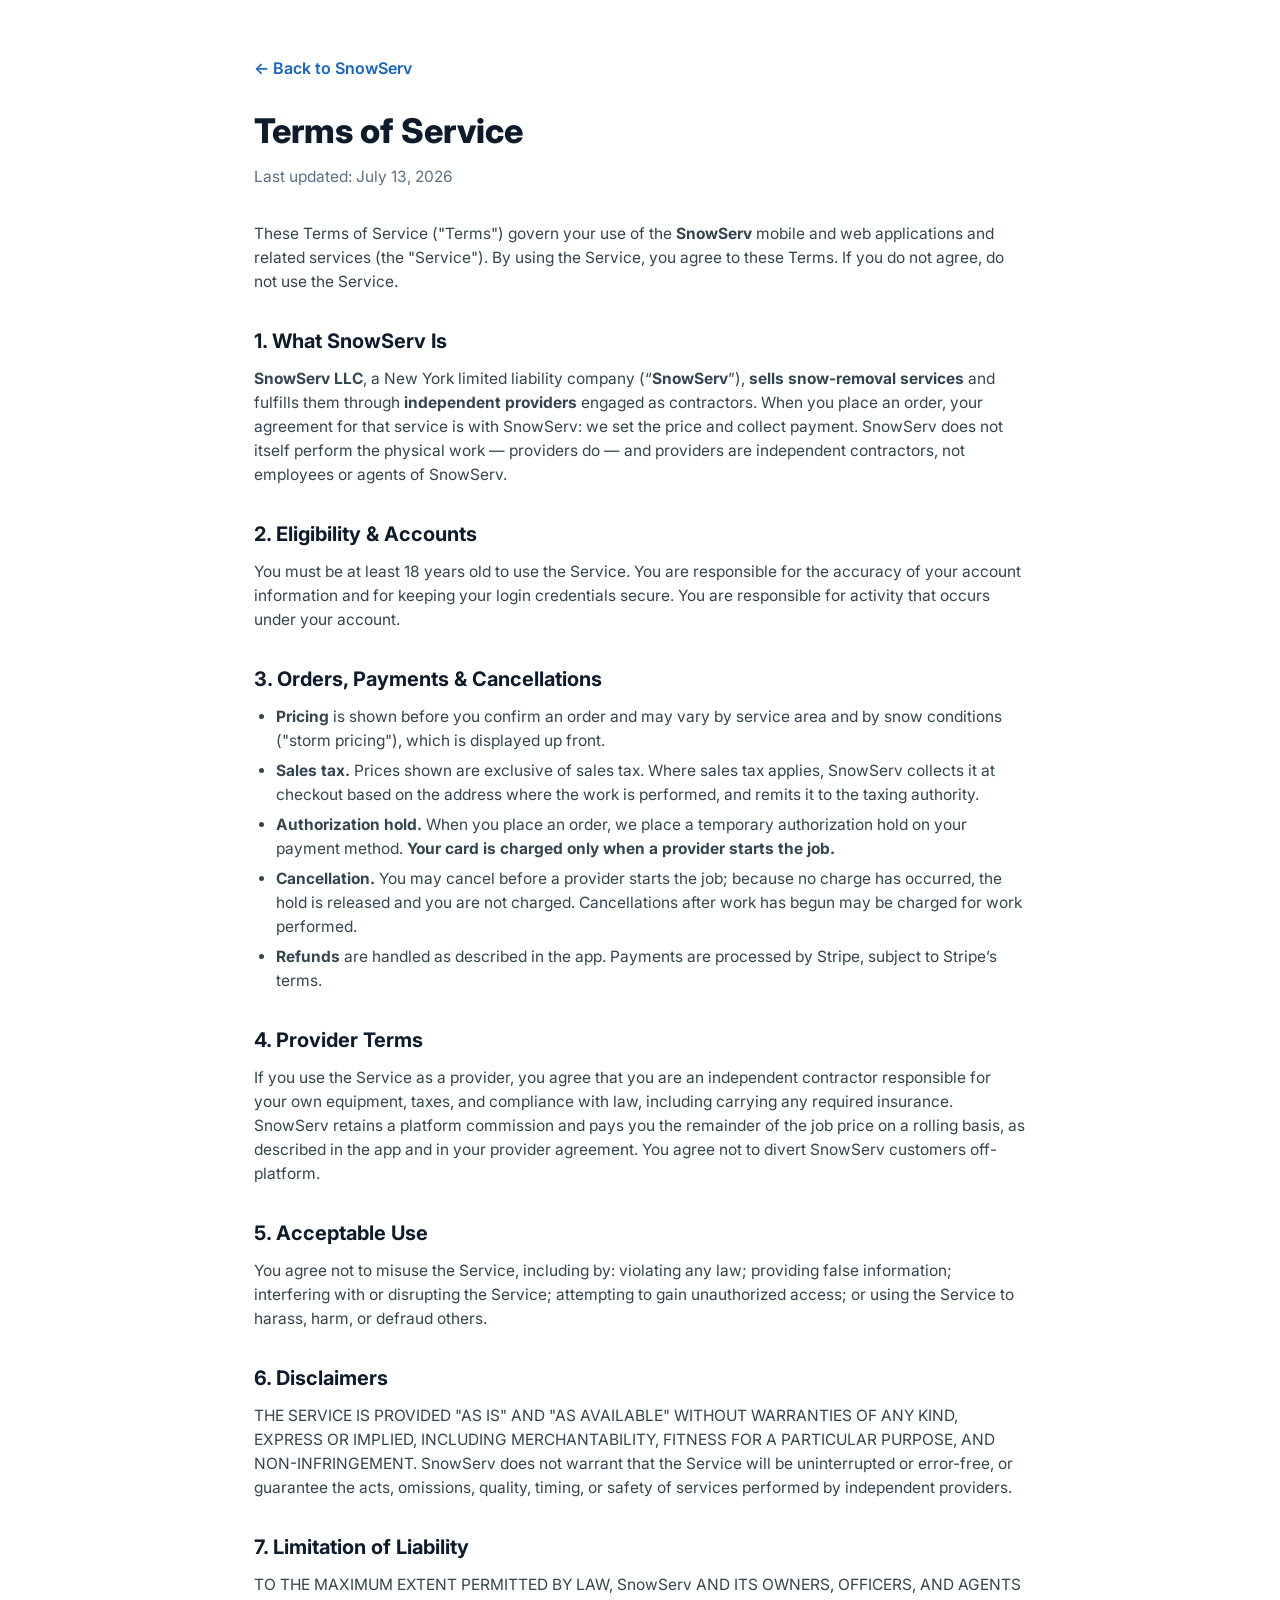
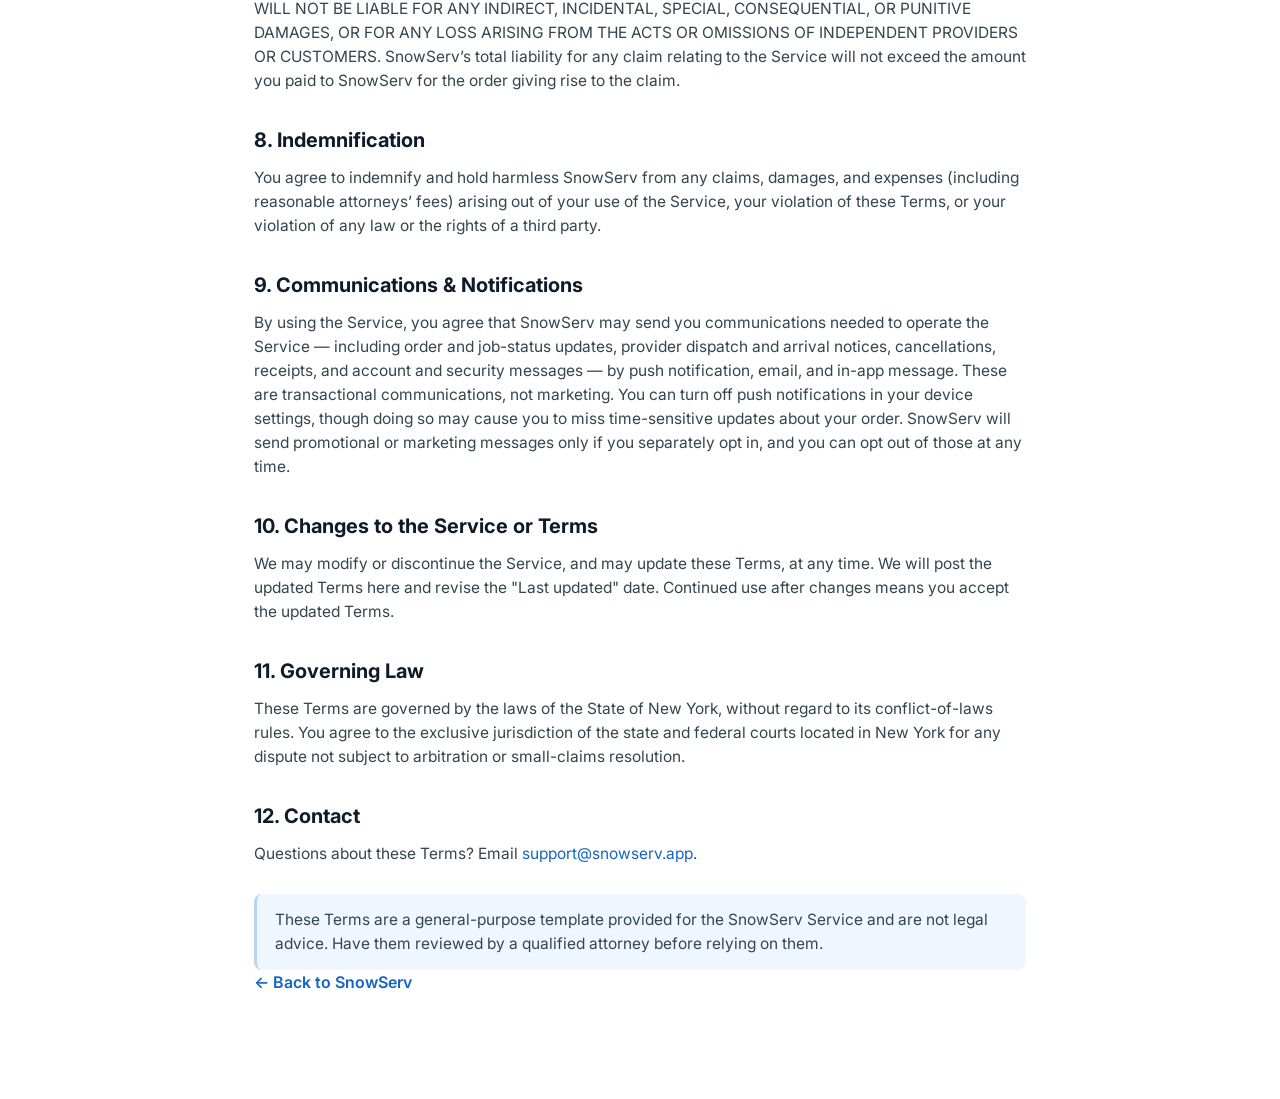
<file: website/terms.html>
<!DOCTYPE html>
<html lang="en">
<head>
<meta charset="utf-8">
<meta name="viewport" content="width=device-width, initial-scale=1">
<title>Terms of Service — SnowServ</title>
<link rel="canonical" href="https://snowserv.app/terms">
<link rel="preconnect" href="https://fonts.googleapis.com">
<link href="https://fonts.googleapis.com/css2?family=Inter:wght@400;500;600;700;800&display=swap" rel="stylesheet">
<link rel="stylesheet" href="style.css">
</head>
<body>
<div class="legal">
  <a class="back" href="/">← Back to SnowServ</a>
  <h1>Terms of Service</h1>
  <p class="updated">Last updated: July 13, 2026</p>

  <p>These Terms of Service ("Terms") govern your use of the <strong>SnowServ</strong> mobile and web applications and related services (the "Service"). By using the Service, you agree to these Terms. If you do not agree, do not use the Service.</p>

  <h2>1. What SnowServ Is</h2>
  <p><strong>SnowServ LLC</strong>, a New York limited liability company (&ldquo;<strong>SnowServ</strong>&rdquo;), <strong>sells snow-removal services</strong> and fulfills them through <strong>independent providers</strong> engaged as contractors. When you place an order, your agreement for that service is with SnowServ: we set the price and collect payment. SnowServ does not itself perform the physical work &mdash; providers do &mdash; and providers are independent contractors, not employees or agents of SnowServ.</p>

  <h2>2. Eligibility &amp; Accounts</h2>
  <p>You must be at least 18 years old to use the Service. You are responsible for the accuracy of your account information and for keeping your login credentials secure. You are responsible for activity that occurs under your account.</p>

  <h2>3. Orders, Payments &amp; Cancellations</h2>
  <ul>
    <li><strong>Pricing</strong> is shown before you confirm an order and may vary by service area and by snow conditions ("storm pricing"), which is displayed up front.</li>
    <li><strong>Sales tax.</strong> Prices shown are exclusive of sales tax. Where sales tax applies, SnowServ collects it at checkout based on the address where the work is performed, and remits it to the taxing authority.</li>
    <li><strong>Authorization hold.</strong> When you place an order, we place a temporary authorization hold on your payment method. <strong>Your card is charged only when a provider starts the job.</strong></li>
    <li><strong>Cancellation.</strong> You may cancel before a provider starts the job; because no charge has occurred, the hold is released and you are not charged. Cancellations after work has begun may be charged for work performed.</li>
    <li><strong>Refunds</strong> are handled as described in the app. Payments are processed by Stripe, subject to Stripe’s terms.</li>
  </ul>

  <h2>4. Provider Terms</h2>
  <p>If you use the Service as a provider, you agree that you are an independent contractor responsible for your own equipment, taxes, and compliance with law, including carrying any required insurance. SnowServ retains a platform commission and pays you the remainder of the job price on a rolling basis, as described in the app and in your provider agreement. You agree not to divert SnowServ customers off-platform.</p>

  <h2>5. Acceptable Use</h2>
  <p>You agree not to misuse the Service, including by: violating any law; providing false information; interfering with or disrupting the Service; attempting to gain unauthorized access; or using the Service to harass, harm, or defraud others.</p>

  <h2>6. Disclaimers</h2>
  <p>THE SERVICE IS PROVIDED "AS IS" AND "AS AVAILABLE" WITHOUT WARRANTIES OF ANY KIND, EXPRESS OR IMPLIED, INCLUDING MERCHANTABILITY, FITNESS FOR A PARTICULAR PURPOSE, AND NON-INFRINGEMENT. SnowServ does not warrant that the Service will be uninterrupted or error-free, or guarantee the acts, omissions, quality, timing, or safety of services performed by independent providers.</p>

  <h2>7. Limitation of Liability</h2>
  <p>TO THE MAXIMUM EXTENT PERMITTED BY LAW, SnowServ AND ITS OWNERS, OFFICERS, AND AGENTS WILL NOT BE LIABLE FOR ANY INDIRECT, INCIDENTAL, SPECIAL, CONSEQUENTIAL, OR PUNITIVE DAMAGES, OR FOR ANY LOSS ARISING FROM THE ACTS OR OMISSIONS OF INDEPENDENT PROVIDERS OR CUSTOMERS. SnowServ’s total liability for any claim relating to the Service will not exceed the amount you paid to SnowServ for the order giving rise to the claim.</p>

  <h2>8. Indemnification</h2>
  <p>You agree to indemnify and hold harmless SnowServ from any claims, damages, and expenses (including reasonable attorneys’ fees) arising out of your use of the Service, your violation of these Terms, or your violation of any law or the rights of a third party.</p>

  <h2>9. Communications &amp; Notifications</h2>
  <p>By using the Service, you agree that SnowServ may send you communications needed to operate the Service — including order and job-status updates, provider dispatch and arrival notices, cancellations, receipts, and account and security messages — by push notification, email, and in-app message. These are transactional communications, not marketing. You can turn off push notifications in your device settings, though doing so may cause you to miss time-sensitive updates about your order. SnowServ will send promotional or marketing messages only if you separately opt in, and you can opt out of those at any time.</p>

  <h2>10. Changes to the Service or Terms</h2>
  <p>We may modify or discontinue the Service, and may update these Terms, at any time. We will post the updated Terms here and revise the "Last updated" date. Continued use after changes means you accept the updated Terms.</p>

  <h2>11. Governing Law</h2>
  <p>These Terms are governed by the laws of the State of New York, without regard to its conflict-of-laws rules. You agree to the exclusive jurisdiction of the state and federal courts located in New York for any dispute not subject to arbitration or small-claims resolution.</p>

  <h2>12. Contact</h2>
  <p>Questions about these Terms? Email <a href="mailto:support@snowserv.app">support@snowserv.app</a>.</p>

  <p class="disc">These Terms are a general-purpose template provided for the SnowServ Service and are not legal advice. Have them reviewed by a qualified attorney before relying on them.</p>

  <a class="back" href="/">← Back to SnowServ</a>
</div>
</body>
</html>
</file>
<file: website/style.css>
/* SnowServ marketing site — navy/frost brand, Inter type. */
:root {
  --navy: #0D1B2A;
  --navy-mid: #1A3A5C;
  --ice: #1565C0;
  --ice-light: #4A90D9;
  --frost: #F0F6FF;
  --glacier: #B8D4F0;
  --ink: #15242F;
  --ink-soft: #5A7184;
  --hairline: #E2ECF6;
}
* { box-sizing: border-box; margin: 0; padding: 0; }
html { scroll-behavior: smooth; }
body {
  font-family: 'Inter', -apple-system, BlinkMacSystemFont, 'Segoe UI', sans-serif;
  color: var(--ink);
  background: #fff;
  line-height: 1.55;
  -webkit-font-smoothing: antialiased;
}
a { color: var(--ice); text-decoration: none; }
a:hover { text-decoration: underline; }
.wrap { max-width: 1080px; margin: 0 auto; padding: 0 24px; }

/* Header */
header {
  position: sticky; top: 0; z-index: 10;
  background: rgba(13,27,42,0.97); backdrop-filter: blur(8px);
}
header .wrap { display: flex; align-items: center; justify-content: space-between; height: 64px; }
.brand { display: flex; align-items: center; gap: 10px; color: #fff; font-weight: 800; font-size: 20px; letter-spacing: 0.3px; }
.brand svg { width: 24px; height: 24px; }
nav a { color: #cfe0f2; margin-left: 24px; font-weight: 500; font-size: 15px; }
nav a:hover { color: #fff; text-decoration: none; }

/* Hero */
.hero {
  background: radial-gradient(1200px 500px at 70% -10%, #1A3A5C 0%, var(--navy) 55%);
  color: #fff; padding: 84px 0 96px; position: relative; overflow: hidden;
}
.hero h1 { font-size: 48px; line-height: 1.1; font-weight: 800; letter-spacing: -1px; max-width: 720px; }
.hero p.sub { margin-top: 18px; font-size: 20px; color: #c3d6ea; max-width: 620px; }
.cta-row { margin-top: 32px; display: flex; gap: 14px; flex-wrap: wrap; }
.btn {
  display: inline-flex; align-items: center; gap: 8px; font-weight: 600; font-size: 16px;
  padding: 14px 26px; border-radius: 14px; transition: transform .08s ease;
}
.btn:hover { text-decoration: none; transform: translateY(-1px); }
.btn-primary { background: var(--ice); color: #fff; }
.btn-ghost { background: rgba(255,255,255,0.08); color: #fff; border: 1.5px solid rgba(255,255,255,0.25); }
.snow-badge { position: absolute; opacity: .10; }

/* Sections */
section { padding: 72px 0; }
h2.center { text-align: center; font-size: 34px; font-weight: 800; letter-spacing: -0.5px; color: var(--navy); }
.lead { text-align: center; color: var(--ink-soft); max-width: 620px; margin: 12px auto 0; font-size: 17px; }
.steps { display: grid; grid-template-columns: repeat(3, 1fr); gap: 20px; margin-top: 44px; }
.card { background: #fff; border: 1px solid var(--hairline); border-radius: 18px; padding: 28px; }
.card .num { width: 40px; height: 40px; border-radius: 12px; background: var(--frost); color: var(--ice);
  display: flex; align-items: center; justify-content: center; font-weight: 800; font-size: 18px; }
.card h3 { margin-top: 16px; font-size: 19px; color: var(--navy); font-weight: 700; }
.card p { margin-top: 8px; color: var(--ink-soft); font-size: 15px; }

.two-col { display: grid; grid-template-columns: 1fr 1fr; gap: 24px; margin-top: 44px; }
.panel { border-radius: 20px; padding: 34px; }
.panel.frost { background: var(--frost); }
.panel.navy { background: var(--navy); color: #fff; }
.panel h3 { font-size: 22px; font-weight: 800; }
.panel ul { margin-top: 16px; list-style: none; }
.panel li { padding: 8px 0 8px 28px; position: relative; }
.panel li::before { content: "❄"; position: absolute; left: 0; color: var(--ice-light); }
.panel.navy li::before { color: var(--glacier); }
/* CTA inside a panel — the buttons that turned this page from a brochure into
   a way in. Margin-top separates them from the feature list above. */
.panel .btn { margin-top: 24px; }
.panel-note { margin-top: 12px; font-size: 14px; color: var(--glacier); }
.panel.frost .panel-note { color: var(--ink-soft); }
.section-frost { background: var(--frost); }

/* Footer */
footer { background: var(--navy); color: #b9c9da; padding: 48px 0 40px; }
footer .wrap { display: flex; flex-wrap: wrap; gap: 24px; justify-content: space-between; align-items: center; }
footer a { color: #cfe0f2; margin-right: 20px; font-size: 15px; }
footer .fine { width: 100%; margin-top: 20px; border-top: 1px solid rgba(255,255,255,0.08); padding-top: 20px; font-size: 13px; color: #7f94a8; }

/* Legal pages */
.legal { max-width: 820px; margin: 0 auto; padding: 56px 24px 80px; }
.legal h1 { font-size: 34px; color: var(--navy); font-weight: 800; }
.legal .updated { color: var(--ink-soft); margin: 8px 0 32px; }
.legal h2 { font-size: 20px; color: var(--navy); margin: 32px 0 10px; }
.legal p, .legal li { color: #33454f; font-size: 15.5px; }
.legal ul { margin: 8px 0 8px 22px; }
.legal li { margin: 6px 0; }
.legal a.back { display: inline-block; margin-bottom: 24px; font-weight: 600; }
.disc { background: var(--frost); border-left: 3px solid var(--glacier); padding: 14px 18px; border-radius: 8px; font-size: 14px; color: var(--ink-soft); margin-top: 28px; }

/* Operator signup form */
.form-wrap { max-width: 640px; margin: 40px auto 0; text-align: left; }
.field { margin-top: 18px; }
.field.row2 { display: grid; grid-template-columns: 1fr 1fr; gap: 16px; }
.field label { display: block; font-weight: 600; color: var(--navy); font-size: 14px; margin-bottom: 6px; }
.field input, .field select, .field textarea {
  width: 100%; padding: 12px 14px; border: 1px solid var(--hairline); border-radius: 12px;
  font-family: inherit; font-size: 15px; color: var(--ink); background: #fff;
}
.field input:focus, .field select:focus, .field textarea:focus { outline: none; border-color: var(--ice-light); }
.field textarea { resize: vertical; min-height: 84px; }
.check-row { display: flex; align-items: center; gap: 10px; margin-top: 18px; }
.check-row input { width: auto; }
.form-note { color: var(--ink-soft); font-size: 12.5px; margin-top: 12px; text-align: center; }
.form-msg { margin-top: 16px; padding: 12px 16px; border-radius: 12px; font-size: 14.5px; display: none; }
.form-msg.ok  { display: block; background: #E7F6EC; color: #1B7A3D; }
.form-msg.err { display: block; background: #FDEAEA; color: #B3261E; }

@media (max-width: 760px) {
  .hero h1 { font-size: 36px; }
  .steps, .two-col, .field.row2 { grid-template-columns: 1fr; }
  nav { display: none; }
}

/* Store badges under the hero CTAs. Apple's badge SVG has its own internal
   padding, so it is sized by height and left-aligned to match the buttons
   above it rather than being centered independently. */
.store-row { margin-top: 18px; display: flex; gap: 12px; flex-wrap: wrap; align-items: center; }
.store-badge { display: inline-block; line-height: 0; transition: opacity .15s ease; }
.store-badge:hover { opacity: .82; }
.store-badge img { height: 50px; width: auto; display: block; }
@media (max-width: 640px) { .store-badge img { height: 44px; } }

/* Google's badge PNG ships with ~12% transparent padding baked in, so matching
   Apple's 50px height visually means rendering it taller and pulling the margin
   back in. Sized by eye against the App Store badge, not by raw pixels. */
.store-badge--play img { height: 65px; margin: -8px -10px; }
@media (max-width: 640px) { .store-badge--play img { height: 58px; } }

/* Store badges inside the navy For Providers panel. The hero's .store-row has a
   top margin tuned to sit under the CTA buttons; in the panel it follows a
   full-width button, so it needs less. Left-aligned to match the panel's list,
   not centred like the hero. */
.store-row--panel { margin-top: 14px; }
</file>
